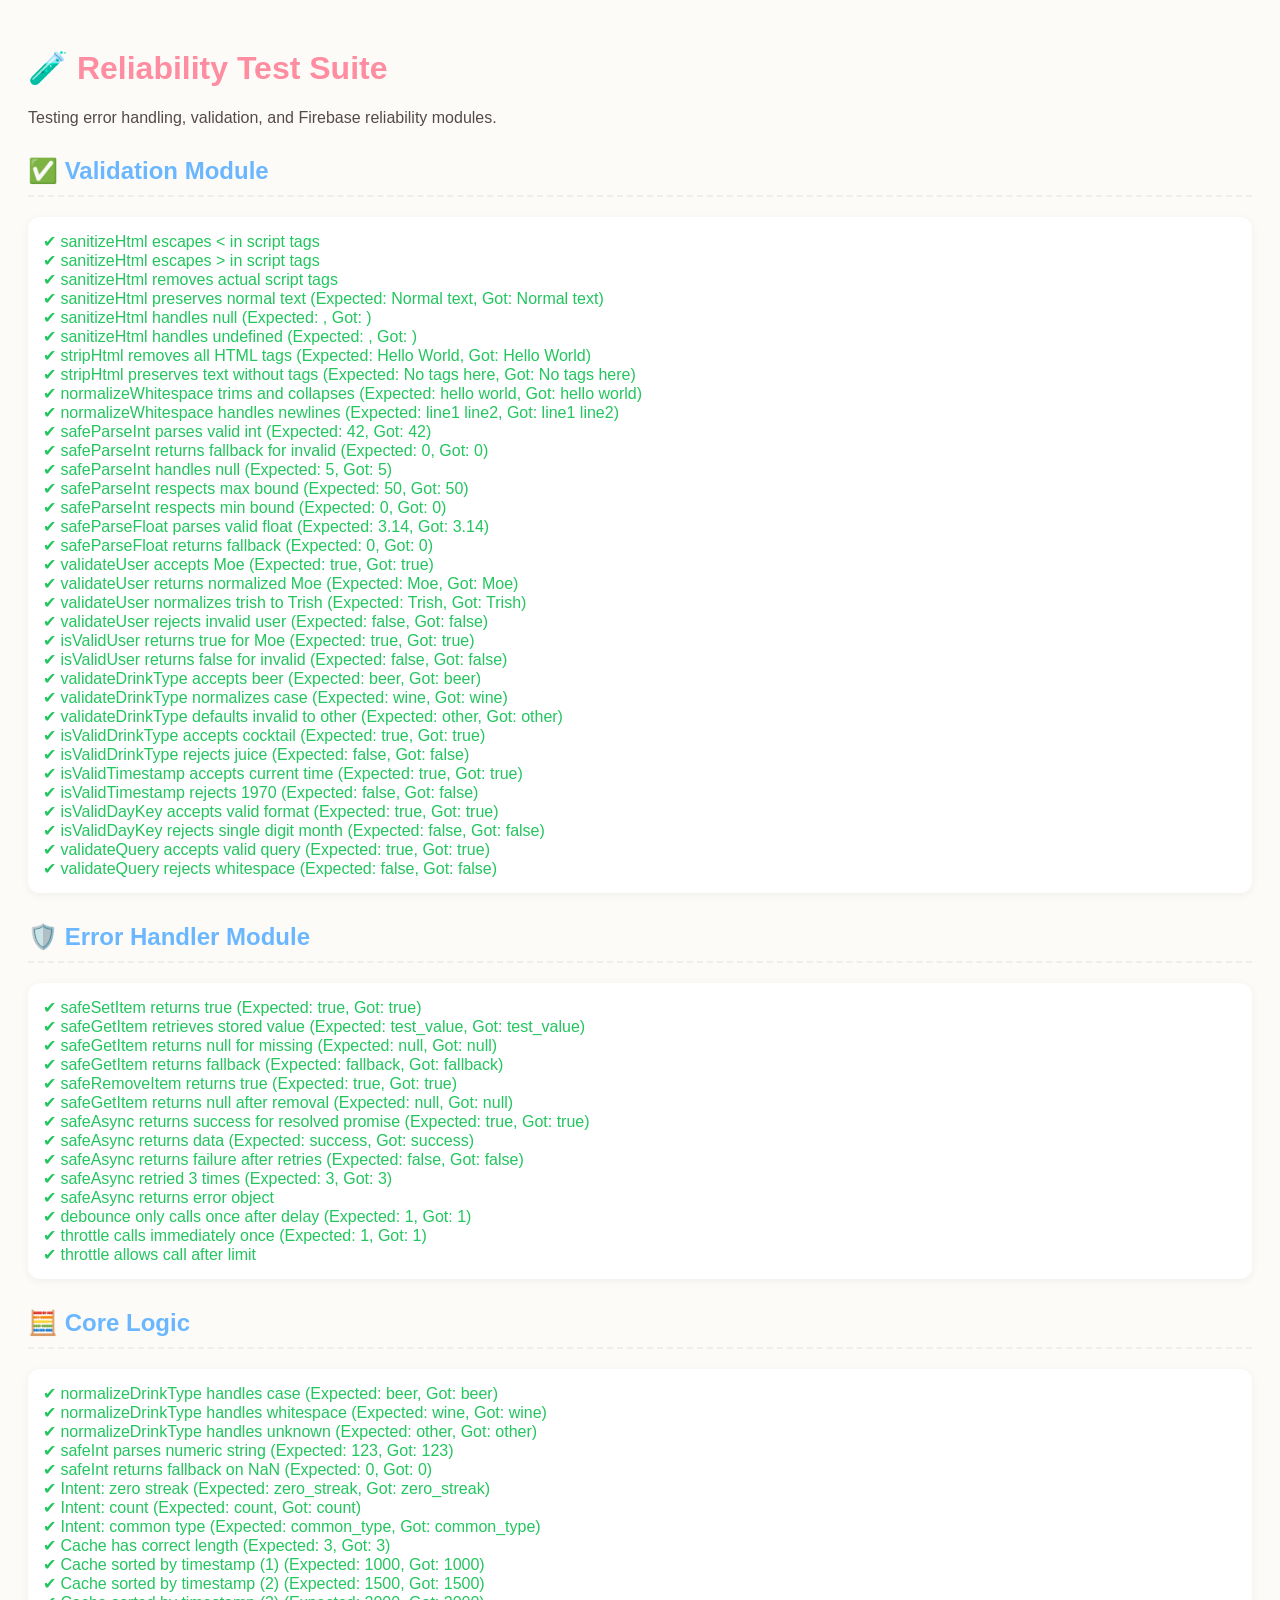
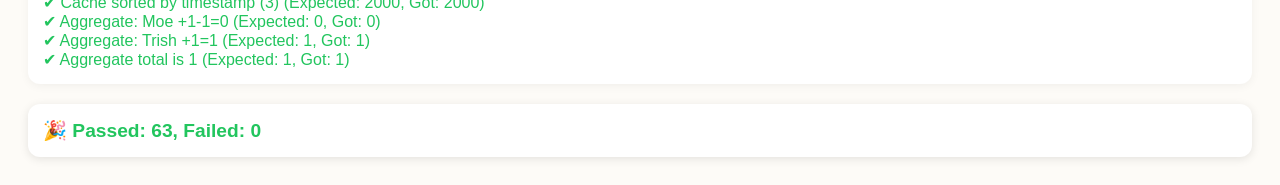
<file: test-suite.html>
<!DOCTYPE html>
<html lang="en">

<head>
    <meta charset="UTF-8">
    <title>Reliability Test Suite</title>
    <style>
        body {
            font-family: 'M PLUS Rounded 1c', sans-serif;
            padding: 20px;
            background: #fdfbf7;
            color: #544a4a;
        }

        h1 {
            color: #ff8da1;
        }

        h2 {
            color: #6ab7ff;
            margin-top: 30px;
            border-bottom: 2px dashed #eee;
            padding-bottom: 10px;
        }

        .pass {
            color: #22c55e;
        }

        .fail {
            color: #ef4444;
            font-weight: bold;
        }

        .summary {
            font-size: 1.2em;
            margin-top: 20px;
            font-weight: bold;
            padding: 15px;
            border-radius: 12px;
            background: white;
            box-shadow: 0 2px 10px rgba(0, 0, 0, 0.1);
        }

        .test-group {
            background: white;
            padding: 15px;
            border-radius: 12px;
            margin: 10px 0;
            box-shadow: 0 2px 10px rgba(0, 0, 0, 0.05);
        }
    </style>
</head>

<body>
    <h1>🧪 Reliability Test Suite</h1>
    <p>Testing error handling, validation, and Firebase reliability modules.</p>
    <div id="results">Running tests...</div>

    <script type="module">
        import { showToast, safeGetItem, safeSetItem, safeRemoveItem, safeAsync, debounce, throttle } from "./js/error-handler.js";
        import { validateDOM, sanitizeHtml, stripHtml, normalizeWhitespace, safeParseInt, safeParseFloat, validateUser, isValidUser, validateDrinkType, isValidDrinkType, isValidTimestamp, isValidDayKey, validateQuery } from "./js/validation.js";
        import { normalizeDrinkType, safeInt } from "./js/utils.js";
        import { parseIntent, aggregate, rebuildEventsCache } from "./js/logic.js";

        const results = document.getElementById("results");
        let passed = 0, failed = 0, logs = [];

        function assert(cond, msg) {
            if (cond) { passed++; logs.push(`<div class="pass">✔ ${msg}</div>`); }
            else { failed++; logs.push(`<div class="fail">✘ ${msg}</div>`); console.error("Failed:", msg); }
        }

        function assertEqual(actual, expected, msg) {
            const pass = actual === expected;
            if (!pass) console.error(`Expected: ${expected}, Got: ${actual}`);
            assert(pass, `${msg} (Expected: ${expected}, Got: ${actual})`);
        }

        async function runTests() {
            logs = [];

            // ===== VALIDATION MODULE =====
            logs.push('<h2>✅ Validation Module</h2><div class="test-group">');

            // sanitizeHtml - test escapes all dangerous chars including quotes and slashes
            const scriptTest = sanitizeHtml("<scr" + "ipt>alert('xss')<\/scr" + "ipt>");
            assert(scriptTest.includes("&lt;"), "sanitizeHtml escapes < in script tags");
            assert(scriptTest.includes("&gt;"), "sanitizeHtml escapes > in script tags");
            assert(!scriptTest.includes("<scr"), "sanitizeHtml removes actual script tags");

            assertEqual(sanitizeHtml("Normal text"), "Normal text", "sanitizeHtml preserves normal text");
            assertEqual(sanitizeHtml(null), "", "sanitizeHtml handles null");
            assertEqual(sanitizeHtml(undefined), "", "sanitizeHtml handles undefined");

            assertEqual(stripHtml("<p>Hello <b>World</b></p>"), "Hello World", "stripHtml removes all HTML tags");
            assertEqual(stripHtml("No tags here"), "No tags here", "stripHtml preserves text without tags");

            assertEqual(normalizeWhitespace("  hello   world  "), "hello world", "normalizeWhitespace trims and collapses");
            assertEqual(normalizeWhitespace("line1\n\nline2"), "line1 line2", "normalizeWhitespace handles newlines");

            assertEqual(safeParseInt("42"), 42, "safeParseInt parses valid int");
            assertEqual(safeParseInt("abc", 0), 0, "safeParseInt returns fallback for invalid");
            assertEqual(safeParseInt(null, 5), 5, "safeParseInt handles null");
            assertEqual(safeParseInt("100", 0, { max: 50 }), 50, "safeParseInt respects max bound");
            assertEqual(safeParseInt("-10", 0, { min: 0 }), 0, "safeParseInt respects min bound");

            assertEqual(safeParseFloat("3.14"), 3.14, "safeParseFloat parses valid float");
            assertEqual(safeParseFloat("abc", 0), 0, "safeParseFloat returns fallback");

            let userResult = validateUser("Moe");
            assertEqual(userResult.valid, true, "validateUser accepts Moe");
            assertEqual(userResult.user, "Moe", "validateUser returns normalized Moe");
            assertEqual(validateUser("trish").user, "Trish", "validateUser normalizes trish to Trish");
            assertEqual(validateUser("Joe").valid, false, "validateUser rejects invalid user");

            assertEqual(isValidUser("Moe"), true, "isValidUser returns true for Moe");
            assertEqual(isValidUser("Invalid"), false, "isValidUser returns false for invalid");

            assertEqual(validateDrinkType("beer"), "beer", "validateDrinkType accepts beer");
            assertEqual(validateDrinkType("WINE"), "wine", "validateDrinkType normalizes case");
            assertEqual(validateDrinkType("soda"), "other", "validateDrinkType defaults invalid to other");

            assertEqual(isValidDrinkType("cocktail"), true, "isValidDrinkType accepts cocktail");
            assertEqual(isValidDrinkType("juice"), false, "isValidDrinkType rejects juice");

            assertEqual(isValidTimestamp(Date.now()), true, "isValidTimestamp accepts current time");
            assertEqual(isValidTimestamp(0), false, "isValidTimestamp rejects 1970");

            assertEqual(isValidDayKey("2025-12-27"), true, "isValidDayKey accepts valid format");
            assertEqual(isValidDayKey("2025-1-27"), false, "isValidDayKey rejects single digit month");

            let queryResult = validateQuery("How many drinks today?");
            assertEqual(queryResult.valid, true, "validateQuery accepts valid query");
            assertEqual(validateQuery("  ").valid, false, "validateQuery rejects whitespace");

            logs.push('</div>');

            // ===== ERROR HANDLER MODULE =====
            logs.push('<h2>🛡️ Error Handler Module</h2><div class="test-group">');

            const testKey = "test_reliability_" + Date.now();
            assertEqual(safeSetItem(testKey, "test_value"), true, "safeSetItem returns true");
            assertEqual(safeGetItem(testKey), "test_value", "safeGetItem retrieves stored value");
            assertEqual(safeGetItem("nonexistent_12345"), null, "safeGetItem returns null for missing");
            assertEqual(safeGetItem("nonexistent_12345", "fallback"), "fallback", "safeGetItem returns fallback");
            assertEqual(safeRemoveItem(testKey), true, "safeRemoveItem returns true");
            assertEqual(safeGetItem(testKey), null, "safeGetItem returns null after removal");

            let asyncResult = await safeAsync(async () => "success", { maxRetries: 1, showErrorToast: false });
            assertEqual(asyncResult.success, true, "safeAsync returns success for resolved promise");
            assertEqual(asyncResult.data, "success", "safeAsync returns data");

            let failCount = 0;
            asyncResult = await safeAsync(async () => { failCount++; throw new Error("fail"); }, { maxRetries: 3, baseDelay: 10, showErrorToast: false });
            assertEqual(asyncResult.success, false, "safeAsync returns failure after retries");
            assertEqual(failCount, 3, "safeAsync retried 3 times");
            assert(asyncResult.error instanceof Error, "safeAsync returns error object");

            let debounceCount = 0;
            const debouncedFn = debounce(() => debounceCount++, 50);
            debouncedFn(); debouncedFn(); debouncedFn();
            await new Promise(r => setTimeout(r, 100));
            assertEqual(debounceCount, 1, "debounce only calls once after delay");

            let throttleCount = 0;
            const throttledFn = throttle(() => throttleCount++, 50);
            throttledFn(); throttledFn(); throttledFn();
            assertEqual(throttleCount, 1, "throttle calls immediately once");
            await new Promise(r => setTimeout(r, 100));
            throttledFn();
            assert(throttleCount >= 2, "throttle allows call after limit");

            logs.push('</div>');

            // ===== CORE LOGIC =====
            logs.push('<h2>🧮 Core Logic</h2><div class="test-group">');

            assertEqual(normalizeDrinkType("Beer"), "beer", "normalizeDrinkType handles case");
            assertEqual(normalizeDrinkType("   Wine "), "wine", "normalizeDrinkType handles whitespace");
            assertEqual(normalizeDrinkType("Water"), "other", "normalizeDrinkType handles unknown");

            assertEqual(safeInt("123"), 123, "safeInt parses numeric string");
            assertEqual(safeInt("abc", 0), 0, "safeInt returns fallback on NaN");

            assertEqual(parseIntent("zero streak").type, "zero_streak", "Intent: zero streak");
            assertEqual(parseIntent("how many drinks today").type, "count", "Intent: count");
            assertEqual(parseIntent("most common drink type").type, "common_type", "Intent: common type");

            const historyMock = {
                k1: { user: "Moe", timestamp: 1000, value: 1, drinkType: "beer" },
                k2: { user: "Trish", timestamp: 2000, value: 1, drinkType: "wine" },
                k3: { user: "Moe", timestamp: 1500, value: -1, drinkType: "beer" }
            };
            const cache = rebuildEventsCache(historyMock);
            assertEqual(cache.length, 3, "Cache has correct length");
            assertEqual(cache[0].ts, 1000, "Cache sorted by timestamp (1)");
            assertEqual(cache[1].ts, 1500, "Cache sorted by timestamp (2)");
            assertEqual(cache[2].ts, 2000, "Cache sorted by timestamp (3)");

            const agg = aggregate(["Moe", "Trish"], { startMs: 0, endMs: 3000 }, {}, cache);
            assertEqual(agg.sums.Moe, 0, "Aggregate: Moe +1-1=0");
            assertEqual(agg.sums.Trish, 1, "Aggregate: Trish +1=1");
            assertEqual(agg.total, 1, "Aggregate total is 1");

            logs.push('</div>');

            // ===== SUMMARY =====
            const color = failed === 0 ? "#22c55e" : "#ef4444";
            const emoji = failed === 0 ? "🎉" : "⚠️";
            results.innerHTML = logs.join("") + `<div class="summary" style="color:${color}">${emoji} Passed: ${passed}, Failed: ${failed}</div>`;
            document.body.setAttribute("data-status", failed === 0 ? "success" : "failure");
        }

        runTests().catch(e => {
            results.innerHTML += `<div class="fail">Test runner crashed: ${e.message}<br><pre>${e.stack}</pre></div>`;
            document.body.setAttribute("data-status", "failure");
        });
    </script>
</body>

</html>
</file>
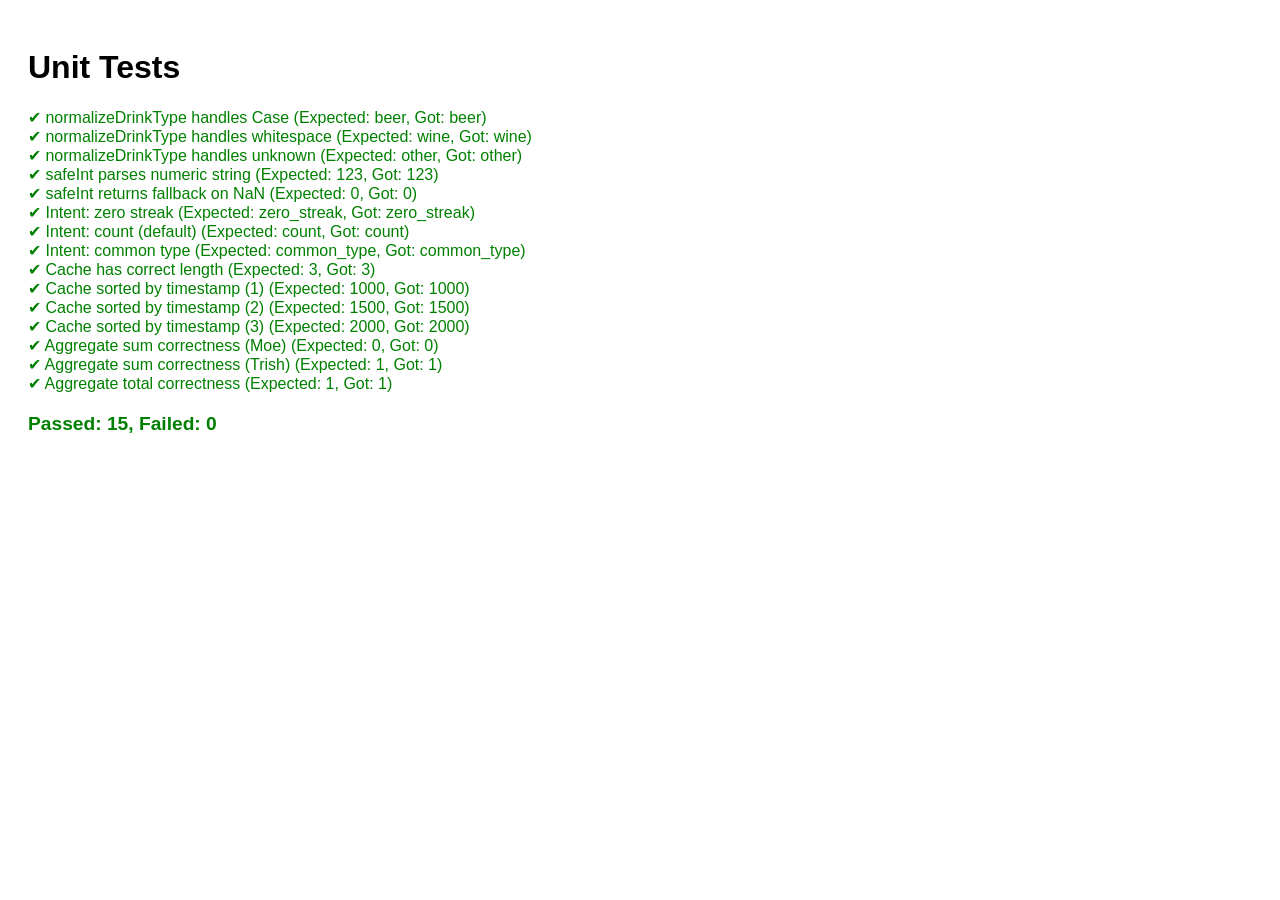
<file: tests.html>
<!DOCTYPE html>
<html lang="en">

<head>
    <meta charset="UTF-8">
    <title>Tests</title>
    <style>
        body {
            font-family: sans-serif;
            padding: 20px;
        }

        .pass {
            color: green;
        }

        .fail {
            color: red;
            font-weight: bold;
        }

        .summary {
            font-size: 1.2em;
            margin-top: 20px;
            font-weight: bold;
        }
    </style>
</head>

<body>
    <h1>Unit Tests</h1>
    <div id="results">Running...</div>

    <script type="module">
        import { normalizeDrinkType, safeInt } from "./js/utils.js";
        import { parseIntent, aggregate, rebuildEventsCache } from "./js/logic.js";
        import { state } from "./js/state.js";

        const results = document.getElementById("results");
        let passed = 0;
        let failed = 0;
        let logs = [];

        function assert(cond, msg) {
            if (cond) {
                passed++;
                logs.push(`<div class="pass">✔ ${msg}</div>`);
            } else {
                failed++;
                logs.push(`<div class="fail">✘ ${msg}</div>`);
                console.error("Assertion failed:", msg);
            }
        }

        function assertEqual(actual, expected, msg) {
            assert(actual === expected, `${msg} (Expected: ${expected}, Got: ${actual})`);
        }

        async function runTests() {
            logs = [];

            // Test 1: normalizeDrinkType
            assertEqual(normalizeDrinkType("Beer"), "beer", "normalizeDrinkType handles Case");
            assertEqual(normalizeDrinkType("   Wine "), "wine", "normalizeDrinkType handles whitespace");
            assertEqual(normalizeDrinkType("Water"), "other", "normalizeDrinkType handles unknown");

            // Test 2: safeInt
            assertEqual(safeInt("123"), 123, "safeInt parses numeric string");
            assertEqual(safeInt("abc", 0), 0, "safeInt returns fallback on NaN");

            // Test 3: parseIntent
            let i = parseIntent("zero streak");
            assertEqual(i.type, "zero_streak", "Intent: zero streak");

            i = parseIntent("how many drinks today");
            // "how many" -> days_count usually? or is it implicit?
            // Logic from code: "drinks today" -> usually just count if no specific keywords match better?
            // Wait, "how many ... today" might hit "count" default if nothing else matches.
            // logic.js: let type = "count"; is default.
            assertEqual(i.type, "count", "Intent: count (default)");

            i = parseIntent("most common drink type");
            assertEqual(i.type, "common_type", "Intent: common type");

            // Test 4: rebuildEventsCache
            const historyMock = {
                key1: { user: "Moe", timestamp: 1000, value: 1, drinkType: "beer" },
                key2: { user: "Trish", timestamp: 2000, value: 1, drinkType: "wine" },
                key3: { user: "Moe", timestamp: 1500, value: -1, drinkType: "beer" } // Undo
            };
            const cache = rebuildEventsCache(historyMock);
            assertEqual(cache.length, 3, "Cache has correct length");
            assertEqual(cache[0].ts, 1000, "Cache sorted by timestamp (1)");
            assertEqual(cache[1].ts, 1500, "Cache sorted by timestamp (2)");
            assertEqual(cache[2].ts, 2000, "Cache sorted by timestamp (3)");

            // Test 5: aggregate
            // cache has: Moe(+1), Moe(-1), Trish(+1)
            // Range covering all
            const range = { startMs: 0, endMs: 3000 };
            const agg = aggregate(["Moe", "Trish"], range, {}, cache);

            // Moe: +1 -1 = 0
            // Trish: +1 = 1
            assertEqual(agg.sums.Moe, 0, "Aggregate sum correctness (Moe)");
            assertEqual(agg.sums.Trish, 1, "Aggregate sum correctness (Trish)");
            assertEqual(agg.total, 1, "Aggregate total correctness");

            // Finish
            const color = failed === 0 ? "green" : "red";
            results.innerHTML = logs.join("") + `<div class="summary" style="color:${color}">Passed: ${passed}, Failed: ${failed}</div>`;

            if (failed === 0) {
                document.body.setAttribute("data-status", "success");
            } else {
                document.body.setAttribute("data-status", "failure");
            }
        }

        runTests().catch(e => {
            results.innerHTML += `<div class="fail">Test runner crashed: ${e.message}</div>`;
        });
    </script>
</body>

</html>
</file>
